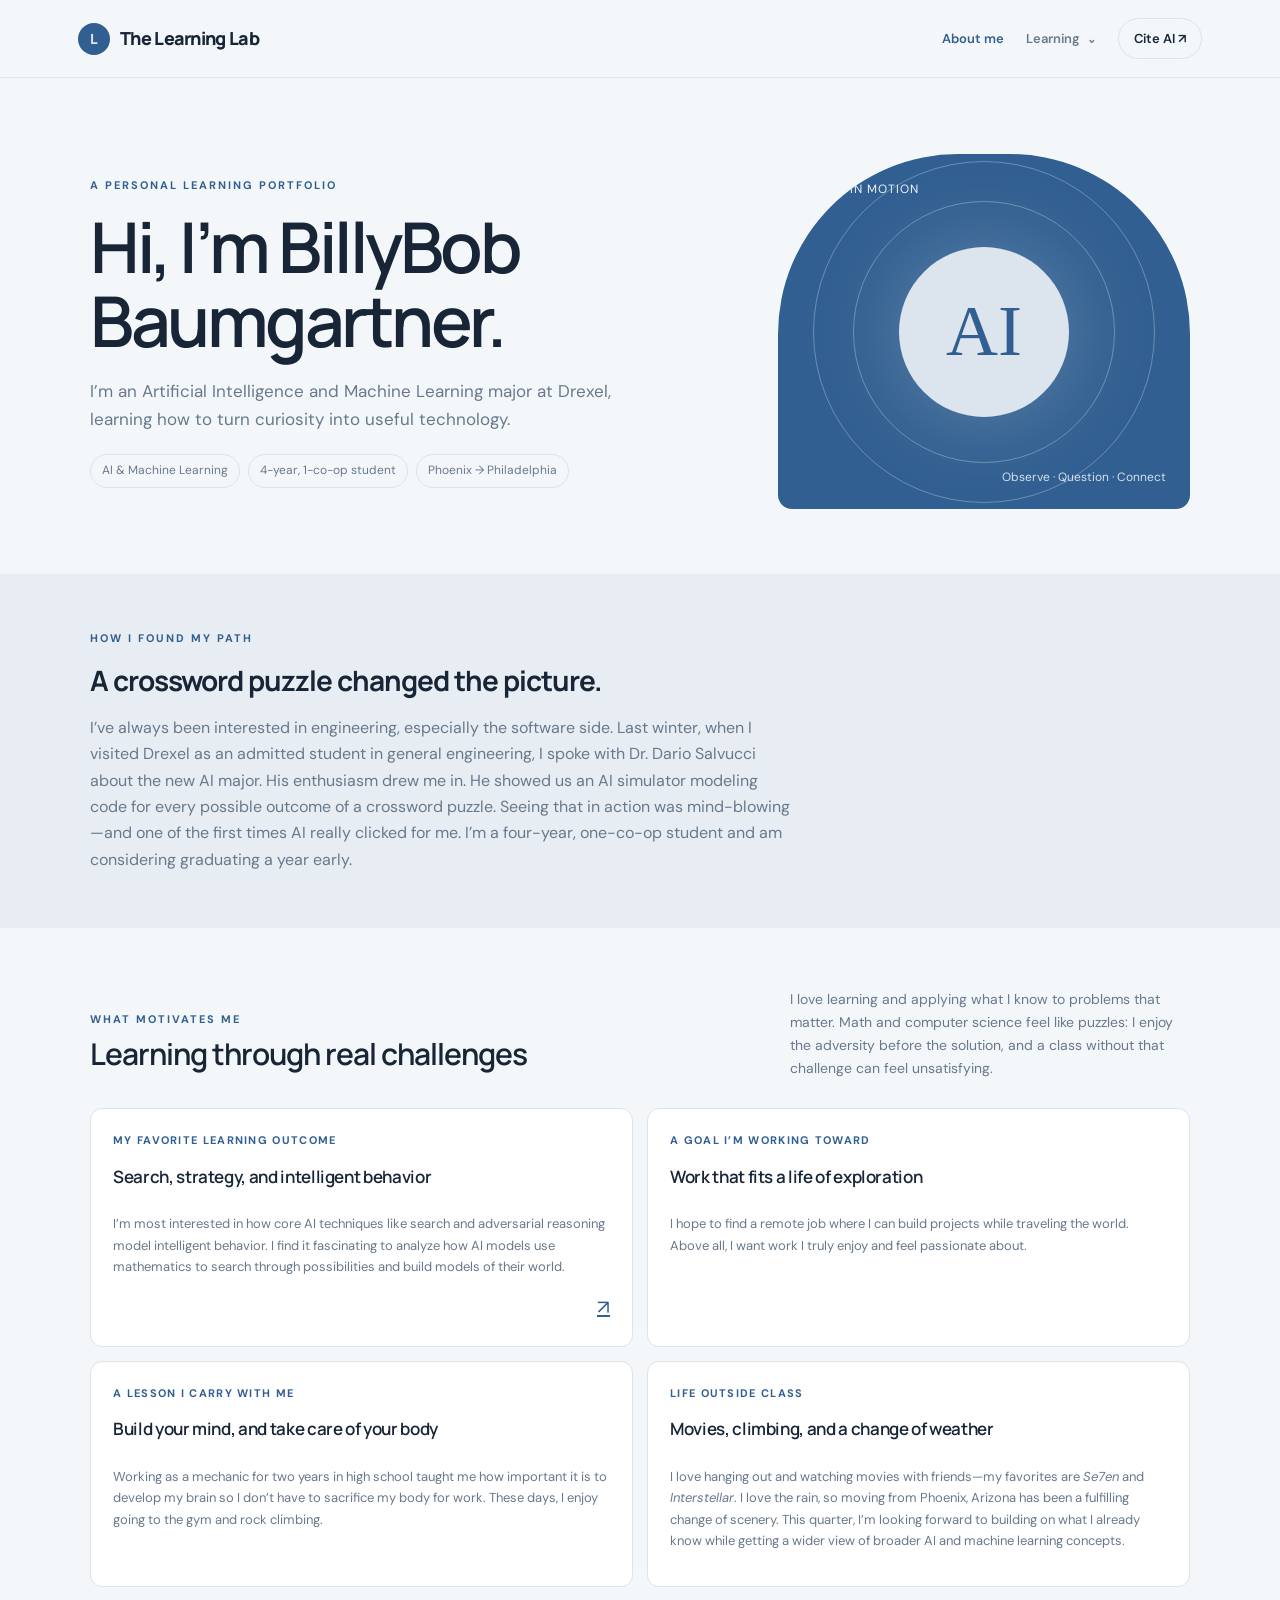
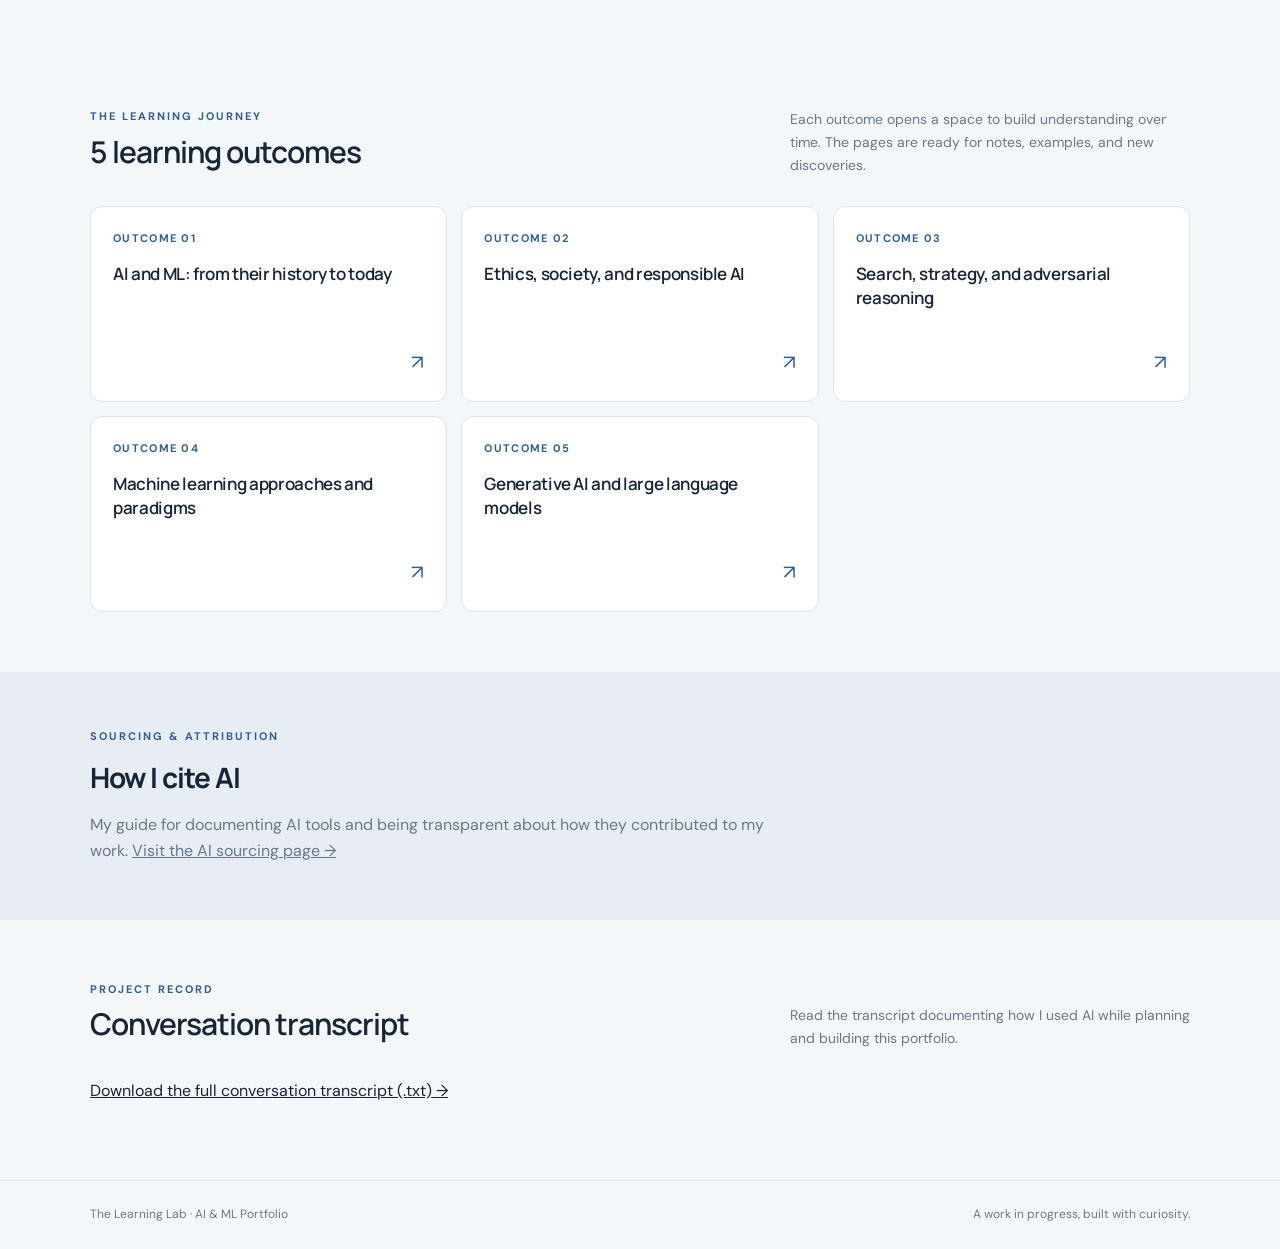
<file: index.html>
<!doctype html>
<html lang="en"><head><meta charset="utf-8"><meta name="viewport" content="width=device-width,initial-scale=1"><meta name="description" content="BillyBob Baumgartner's learning portfolio about artificial intelligence and machine learning."><title>About Me · The Learning Lab</title><link rel="stylesheet" href="styles.css"></head>
<body><header><nav class="nav"><a class="brand" href="index.html"><span class="brand-mark">L</span> The Learning Lab</a><div class="links"><a aria-current="page" href="index.html">About me</a><details class="nav-dropdown"><summary>Learning <span aria-hidden="true">⌄</span></summary><div class="dropdown-menu"><a href="outcome-1.html">01 · AI &amp; ML history</a><a href="outcome-2.html">02 · Ethics &amp; society</a><a href="outcome-3.html">03 · Search &amp; adversarial reasoning</a><a href="outcome-4.html">04 · Machine learning approaches</a><a href="outcome-5.html">05 · Generative AI &amp; language models</a></div></details><a href="cite-ai.html" class="cite-link">Cite AI ↗</a></div></nav></header>
<main>
<section class="wrap hero"><div><div class="eyebrow">A personal learning portfolio</div><h1>Hi, I’m BillyBob<br>Baumgartner.</h1><p>I’m an Artificial Intelligence and Machine Learning major at Drexel, learning how to turn curiosity into useful technology.</p><div class="tag-row"><span class="tag">AI &amp; Machine Learning</span><span class="tag">4-year, 1-co-op student</span><span class="tag">Phoenix → Philadelphia</span></div></div><div class="hero-visual"><span class="orbit-note">IDEAS IN MOTION</span><div class="orb">AI</div><span class="visual-caption">Observe · Question · Connect</span></div></section>
<section class="about-band"><div class="wrap"><div class="eyebrow">How I found my path</div><h2 class="section-head h2" style="font-family:var(--display);font-size:28px;letter-spacing:-1px;margin:9px 0 12px">A crossword puzzle changed the picture.</h2><p>I’ve always been interested in engineering, especially the software side. Last winter, when I visited Drexel as an admitted student in general engineering, I spoke with Dr. Dario Salvucci about the new AI major. His enthusiasm drew me in. He showed us an AI simulator modeling code for every possible outcome of a crossword puzzle. Seeing that in action was mind-blowing—and one of the first times AI really clicked for me. I’m a four-year, one-co-op student and am considering graduating a year early.</p></div></section>
<section class="section wrap"><div class="section-head"><div><div class="eyebrow">What motivates me</div><h2>Learning through real challenges</h2></div><p>I love learning and applying what I know to problems that matter. Math and computer science feel like puzzles: I enjoy the adversity before the solution, and a class without that challenge can feel unsatisfying.</p></div><div class="card-grid" style="grid-template-columns:repeat(2,1fr)"><div class="card"><span class="card-num">MY FAVORITE LEARNING OUTCOME</span><h3>Search, strategy, and intelligent behavior</h3><p class="small">I’m most interested in how core AI techniques like search and adversarial reasoning model intelligent behavior. I find it fascinating to analyze how AI models use mathematics to search through possibilities and build models of their world.</p><a class="card-arrow" href="outcome-3.html" aria-label="Explore learning outcome 3">↗</a></div><div class="card"><span class="card-num">A GOAL I’M WORKING TOWARD</span><h3>Work that fits a life of exploration</h3><p class="small">I hope to find a remote job where I can build projects while traveling the world. Above all, I want work I truly enjoy and feel passionate about.</p></div><div class="card"><span class="card-num">A LESSON I CARRY WITH ME</span><h3>Build your mind, and take care of your body</h3><p class="small">Working as a mechanic for two years in high school taught me how important it is to develop my brain so I don’t have to sacrifice my body for work. These days, I enjoy going to the gym and rock climbing.</p></div><div class="card"><span class="card-num">LIFE OUTSIDE CLASS</span><h3>Movies, climbing, and a change of weather</h3><p class="small">I love hanging out and watching movies with friends—my favorites are <em>Se7en</em> and <em>Interstellar</em>. I love the rain, so moving from Phoenix, Arizona has been a fulfilling change of scenery. This quarter, I’m looking forward to building on what I already know while getting a wider view of broader AI and machine learning concepts.</p></div></div></section>
<section class="section wrap"><div class="section-head"><div><div class="eyebrow">The learning journey</div><h2>5 learning outcomes</h2></div><p>Each outcome opens a space to build understanding over time. The pages are ready for notes, examples, and new discoveries.</p></div><div class="card-grid"><a class="card" href="outcome-1.html"><span class="card-num">OUTCOME 01</span><h3>AI and ML: from their history to today</h3><span class="card-arrow">↗</span></a><a class="card" href="outcome-2.html"><span class="card-num">OUTCOME 02</span><h3>Ethics, society, and responsible AI</h3><span class="card-arrow">↗</span></a><a class="card" href="outcome-3.html"><span class="card-num">OUTCOME 03</span><h3>Search, strategy, and adversarial reasoning</h3><span class="card-arrow">↗</span></a><a class="card" href="outcome-4.html"><span class="card-num">OUTCOME 04</span><h3>Machine learning approaches and paradigms</h3><span class="card-arrow">↗</span></a><a class="card" href="outcome-5.html"><span class="card-num">OUTCOME 05</span><h3>Generative AI and large language models</h3><span class="card-arrow">↗</span></a></div></section>
<section class="about-band"><div class="wrap"><div class="eyebrow">Sourcing &amp; attribution</div><h2 class="section-head h2" style="font-family:var(--display);font-size:28px;letter-spacing:-1px;margin:9px 0 12px">How I cite AI</h2><p>My guide for documenting AI tools and being transparent about how they contributed to my work. <a href="cite-ai.html">Visit the AI sourcing page →</a></p></div></section>
<section class="section wrap"><div class="section-head"><div><div class="eyebrow">Project record</div><h2>Conversation transcript</h2></div><p>Read the transcript documenting how I used AI while planning and building this portfolio.</p></div><p><a href="conversation-transcript.txt" download>Download the full conversation transcript (.txt) →</a></p></section>
</main><footer><div class="wrap footer-inner"><span>The Learning Lab · AI &amp; ML Portfolio</span><span>A work in progress, built with curiosity.</span></div></footer></body></html>
</file>
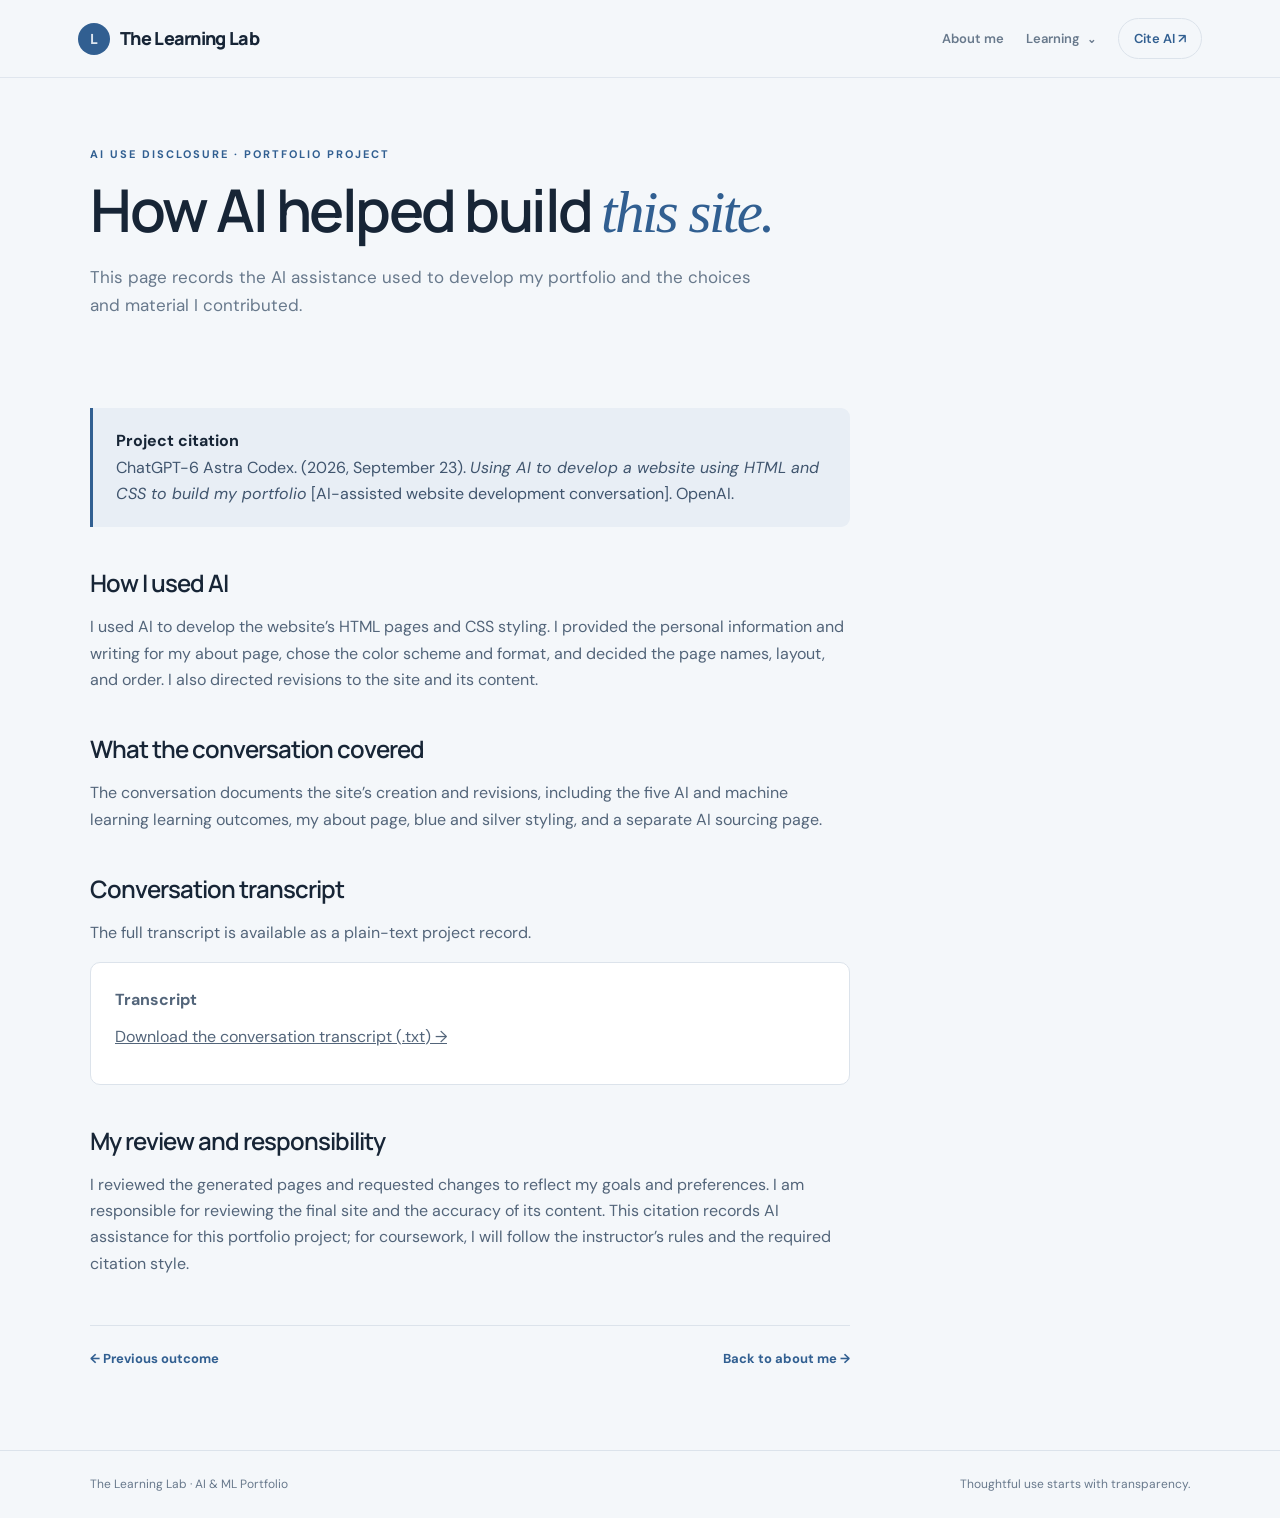
<file: cite-ai.html>
<!doctype html>
<html lang="en">
<head><meta charset="utf-8"><meta name="viewport" content="width=device-width,initial-scale=1"><meta name="description" content="AI use disclosure and project citation for BillyBob Baumgartner's portfolio website."><title>AI Sources &amp; Attribution · The Learning Lab</title><link rel="stylesheet" href="styles.css"></head>
<body>
<header><nav class="nav"><a class="brand" href="index.html"><span class="brand-mark">L</span> The Learning Lab</a><div class="links"><a href="index.html">About me</a><details class="nav-dropdown"><summary>Learning <span aria-hidden="true">⌄</span></summary><div class="dropdown-menu"><a href="outcome-1.html">01 · AI &amp; ML history</a><a href="outcome-2.html">02 · Ethics &amp; society</a><a href="outcome-3.html">03 · Search &amp; adversarial reasoning</a><a href="outcome-4.html">04 · Machine learning approaches</a><a href="outcome-5.html">05 · Generative AI &amp; language models</a></div></details><a aria-current="page" href="cite-ai.html" class="cite-link">Cite AI ↗</a></div></nav></header>
<main class="wrap">
<section class="page-head"><div class="eyebrow">AI use disclosure · Portfolio project</div><h1>How AI helped build <em>this site.</em></h1><p>This page records the AI assistance used to develop my portfolio and the choices and material I contributed.</p></section>
<article class="content">
<div class="callout"><strong>Project citation</strong><br>ChatGPT-6 Astra Codex. (2026, September 23). <em>Using AI to develop a website using HTML and CSS to build my portfolio</em> [AI-assisted website development conversation]. OpenAI.</div>
<h2>How I used AI</h2>
<p>I used AI to develop the website’s HTML pages and CSS styling. I provided the personal information and writing for my about page, chose the color scheme and format, and decided the page names, layout, and order. I also directed revisions to the site and its content.</p>
<h2>What the conversation covered</h2>
<p>The conversation documents the site’s creation and revisions, including the five AI and machine learning learning outcomes, my about page, blue and silver styling, and a separate AI sourcing page.</p>
<h2>Conversation transcript</h2>
<p>The full transcript is available as a plain-text project record.</p>
<div class="citation"><p><strong>Transcript</strong></p><p><a href="conversation-transcript.txt" download>Download the conversation transcript (.txt) →</a></p></div>
<h2>My review and responsibility</h2>
<p>I reviewed the generated pages and requested changes to reflect my goals and preferences. I am responsible for reviewing the final site and the accuracy of its content. This citation records AI assistance for this portfolio project; for coursework, I will follow the instructor’s rules and the required citation style.</p>
<div class="page-nav"><a href="outcome-5.html">← Previous outcome</a><a href="index.html">Back to about me →</a></div>
</article></main>
<footer><div class="wrap footer-inner"><span>The Learning Lab · AI &amp; ML Portfolio</span><span>Thoughtful use starts with transparency.</span></div></footer>
</body></html>
</file>
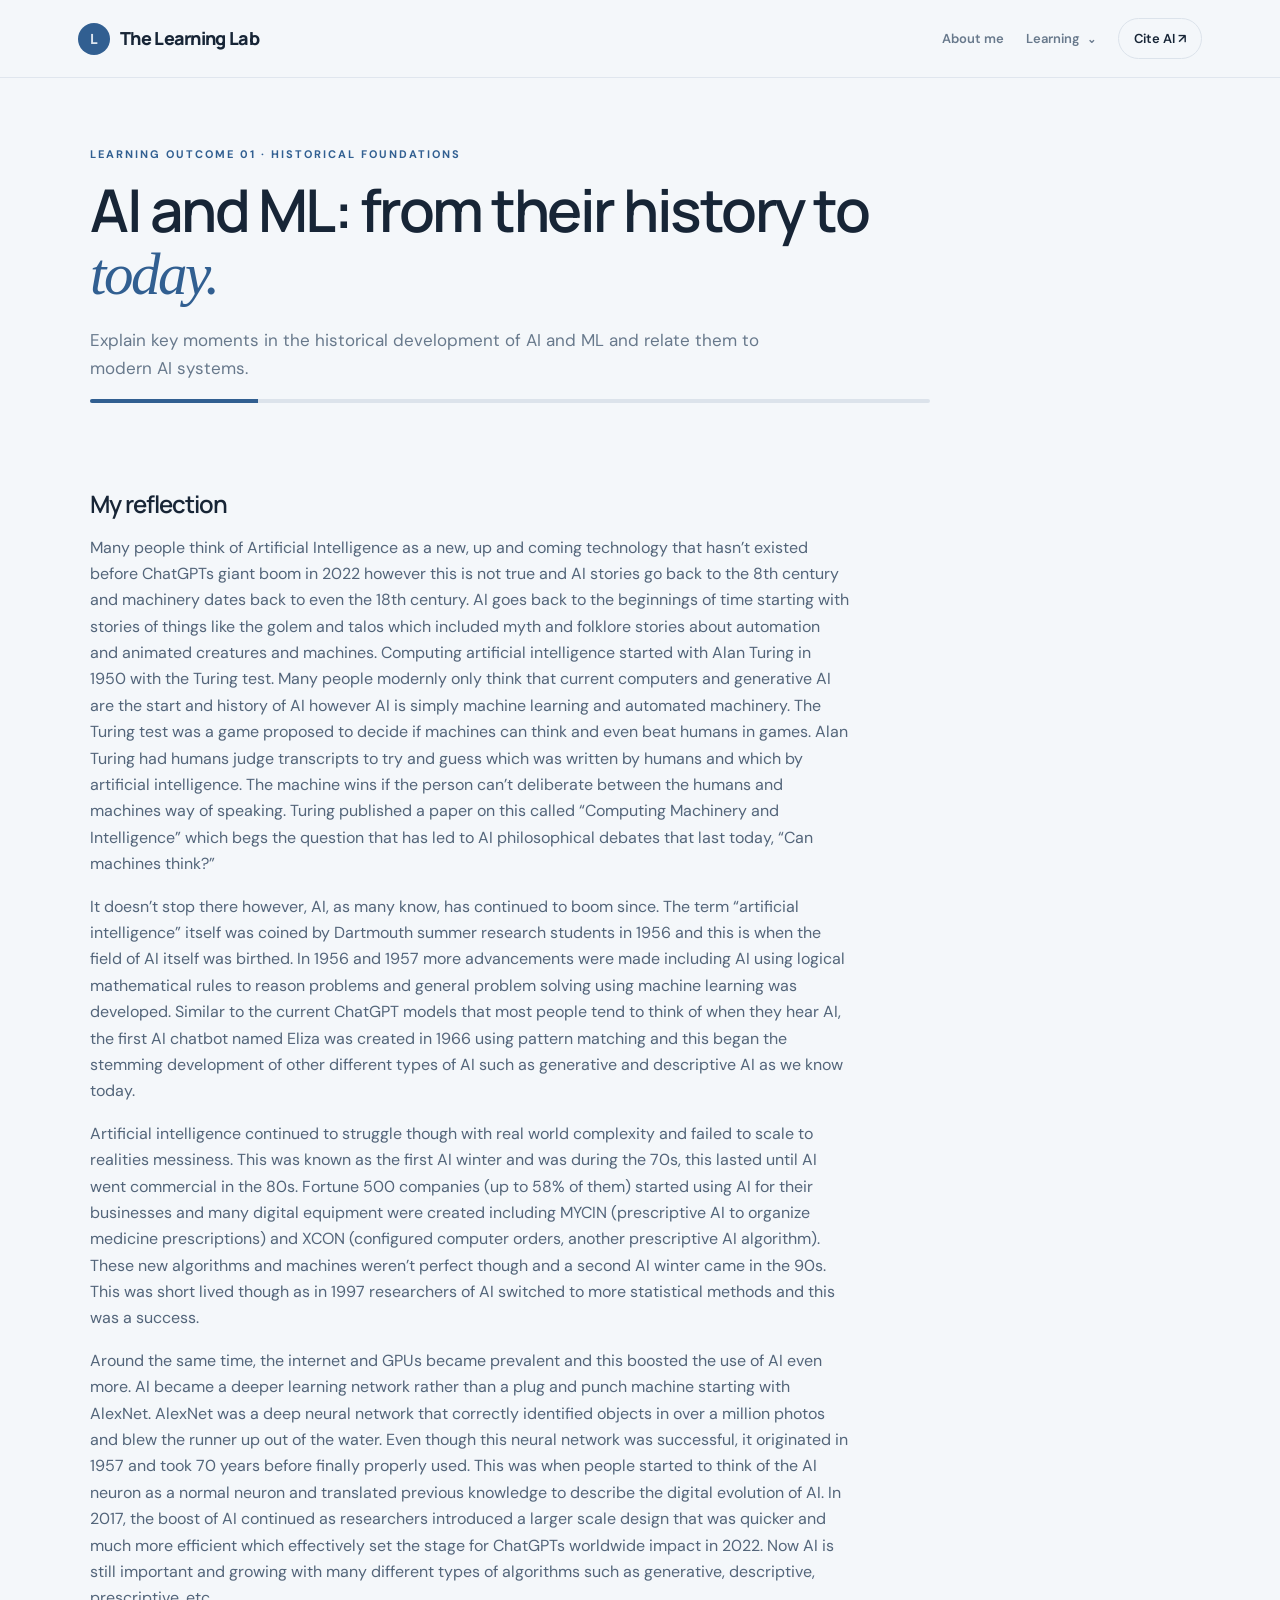
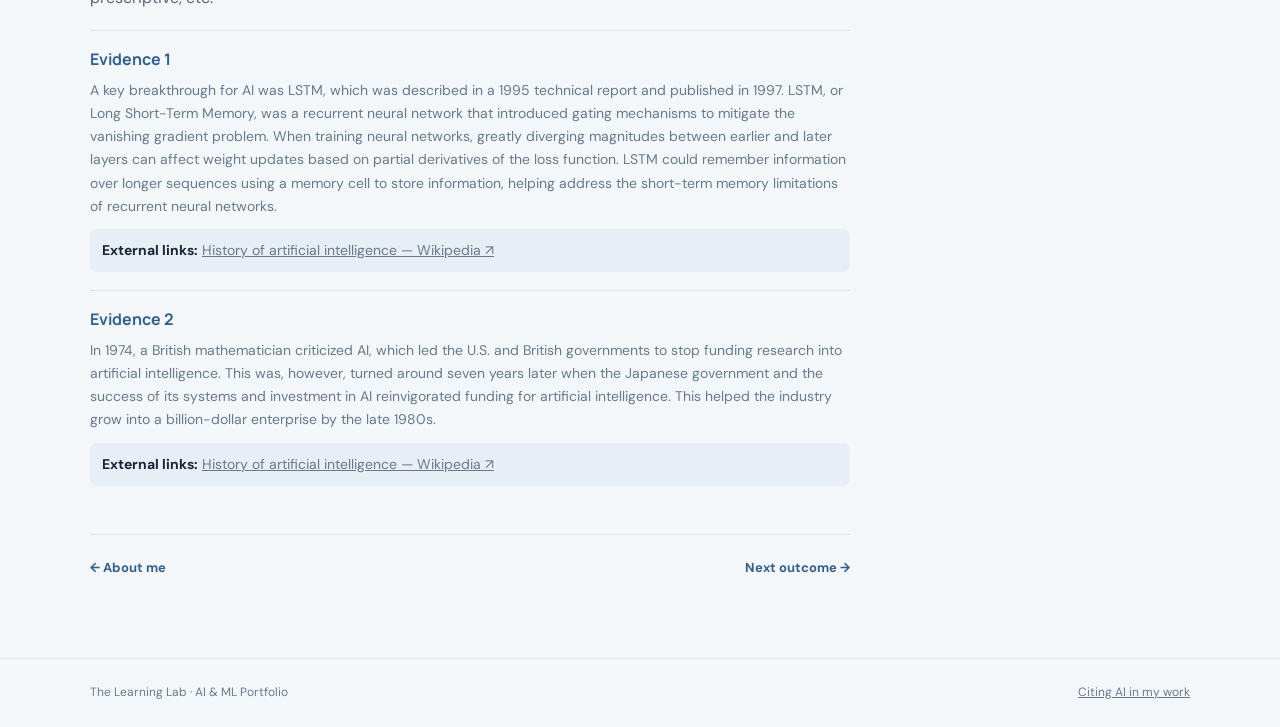
<file: outcome-1.html>
<!doctype html>
<html lang="en">
<head><meta charset="utf-8"><meta name="viewport" content="width=device-width,initial-scale=1"><title>Outcome 01 · The Learning Lab</title><link rel="stylesheet" href="styles.css"></head>
<body>
<header><nav class="nav"><a class="brand" href="index.html"><span class="brand-mark">L</span> The Learning Lab</a><div class="links"><a href="index.html">About me</a><details class="nav-dropdown"><summary>Learning <span aria-hidden="true">⌄</span></summary><div class="dropdown-menu"><a aria-current="page" href="outcome-1.html">01 · AI &amp; ML history</a><a href="outcome-2.html">02 · Ethics &amp; society</a><a href="outcome-3.html">03 · Search &amp; adversarial reasoning</a><a href="outcome-4.html">04 · Machine learning approaches</a><a href="outcome-5.html">05 · Generative AI &amp; language models</a></div></details><a href="cite-ai.html" class="cite-link">Cite AI ↗</a></div></nav></header>
<main class="wrap">
<section class="page-head"><div class="eyebrow">Learning outcome 01 · Historical foundations</div><h1>AI and ML: from their history to <em>today.</em></h1><p>Explain key moments in the historical development of AI and ML and relate them to modern AI systems.</p><div class="progress"><span style="width:20%"></span></div></section>
<article class="content">
<h2>My reflection</h2>
<p>Many people think of Artificial Intelligence as a new, up and coming technology that hasn’t existed before ChatGPTs giant boom in 2022 however this is not true and AI stories go back to the 8th century and machinery dates back to even the 18th century. AI goes back to the beginnings of time starting with stories of things like the golem and talos which included myth and folklore stories about automation and animated creatures and machines. Computing artificial intelligence started with Alan Turing in 1950 with the Turing test. Many people modernly only think that current computers and generative AI are the start and history of AI however AI is simply machine learning and automated machinery. The Turing test was a game proposed to decide if machines can think and even beat humans in games. Alan Turing had humans judge transcripts to try and guess which was written by humans and which by artificial intelligence. The machine wins if the person can’t deliberate between the humans and machines way of speaking. Turing published a paper on this called “Computing Machinery and Intelligence” which begs the question that has led to AI philosophical debates that last today, “Can machines think?”</p>
<p>It doesn’t stop there however, AI, as many know, has continued to boom since. The term “artificial intelligence” itself was coined by Dartmouth summer research students in 1956 and this is when the field of AI itself was birthed. In 1956 and 1957 more advancements were made including AI using logical mathematical rules to reason problems and general problem solving using machine learning was developed. Similar to the current ChatGPT models that most people tend to think of when they hear AI, the first AI chatbot named Eliza was created in 1966 using pattern matching and this began the stemming development of other different types of AI such as generative and descriptive AI as we know today.</p>
<p>Artificial intelligence continued to struggle though with real world complexity and failed to scale to realities messiness. This was known as the first AI winter and was during the 70s, this lasted until AI went commercial in the 80s. Fortune 500 companies (up to 58% of them) started using AI for their businesses and many digital equipment were created including MYCIN (prescriptive AI to organize medicine prescriptions) and XCON (configured computer orders, another prescriptive AI algorithm). These new algorithms and machines weren’t perfect though and a second AI winter came in the 90s. This was short lived though as in 1997 researchers of AI switched to more statistical methods and this was a success.</p>
<p>Around the same time, the internet and GPUs became prevalent and this boosted the use of AI even more. AI became a deeper learning network rather than a plug and punch machine starting with AlexNet. AlexNet was a deep neural network that correctly identified objects in over a million photos and blew the runner up out of the water. Even though this neural network was successful, it originated in 1957 and took 70 years before finally properly used. This was when people started to think of the AI neuron as a normal neuron and translated previous knowledge to describe the digital evolution of AI. In 2017, the boost of AI continued as researchers introduced a larger scale design that was quicker and much more efficient which effectively set the stage for ChatGPTs worldwide impact in 2022. Now AI is still important and growing with many different types of algorithms such as generative, descriptive, prescriptive, etc.</p>
<div class="evidence-item"><h3>Evidence 1</h3><p>A key breakthrough for AI was LSTM, which was described in a 1995 technical report and published in 1997. LSTM, or Long Short-Term Memory, was a recurrent neural network that introduced gating mechanisms to mitigate the vanishing gradient problem. When training neural networks, greatly diverging magnitudes between earlier and later layers can affect weight updates based on partial derivatives of the loss function. LSTM could remember information over longer sequences using a memory cell to store information, helping address the short-term memory limitations of recurrent neural networks.</p><p class="evidence-links"><strong>External links:</strong> <a href="https://en.wikipedia.org/wiki/History_of_artificial_intelligence" target="_blank" rel="noopener noreferrer">History of artificial intelligence — Wikipedia ↗</a></p></div>
<div class="evidence-item"><h3>Evidence 2</h3><p>In 1974, a British mathematician criticized AI, which led the U.S. and British governments to stop funding research into artificial intelligence. This was, however, turned around seven years later when the Japanese government and the success of its systems and investment in AI reinvigorated funding for artificial intelligence. This helped the industry grow into a billion-dollar enterprise by the late 1980s.</p><p class="evidence-links"><strong>External links:</strong> <a href="https://en.wikipedia.org/wiki/History_of_artificial_intelligence" target="_blank" rel="noopener noreferrer">History of artificial intelligence — Wikipedia ↗</a></p></div><div class="page-nav"><a href="index.html">← About me</a><a href="outcome-2.html">Next outcome →</a></div>
</article></main>
<footer><div class="wrap footer-inner"><span>The Learning Lab · AI &amp; ML Portfolio</span><a href="cite-ai.html">Citing AI in my work</a></div></footer>
</body></html>
</file>
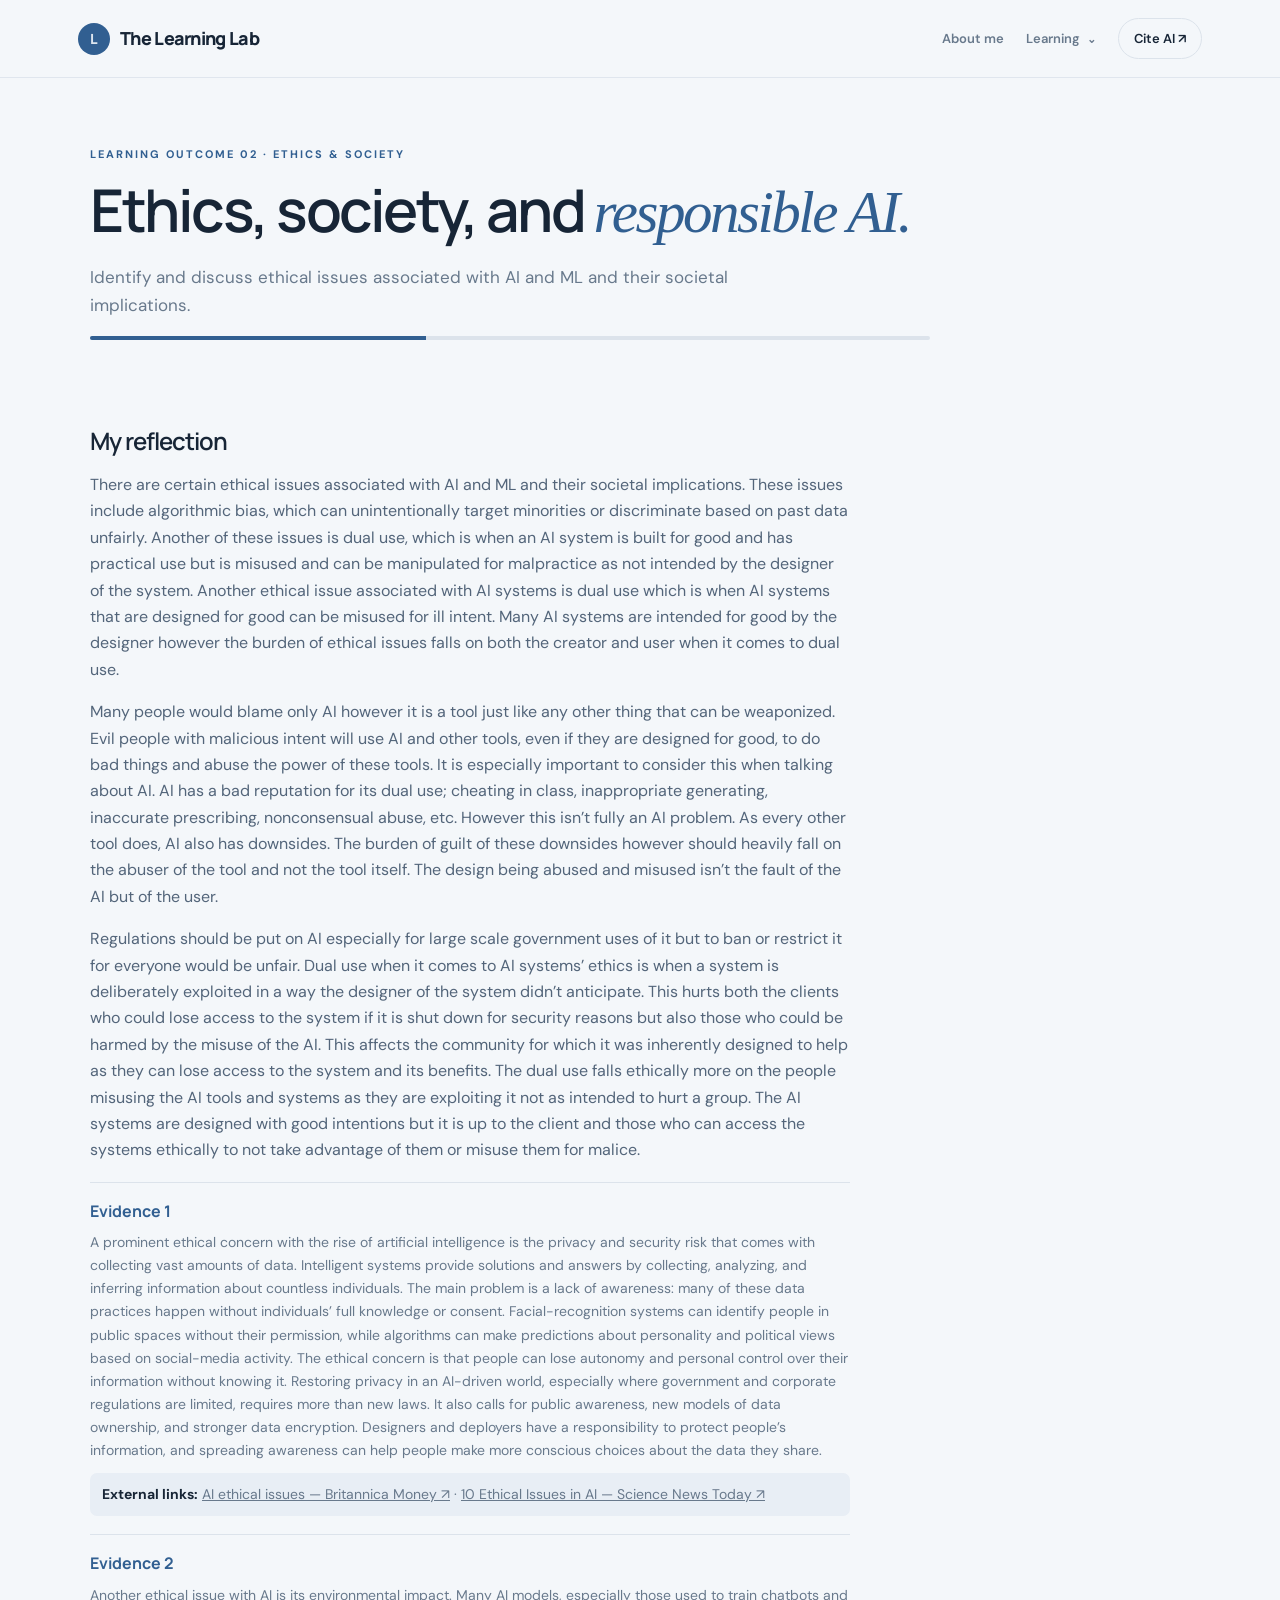
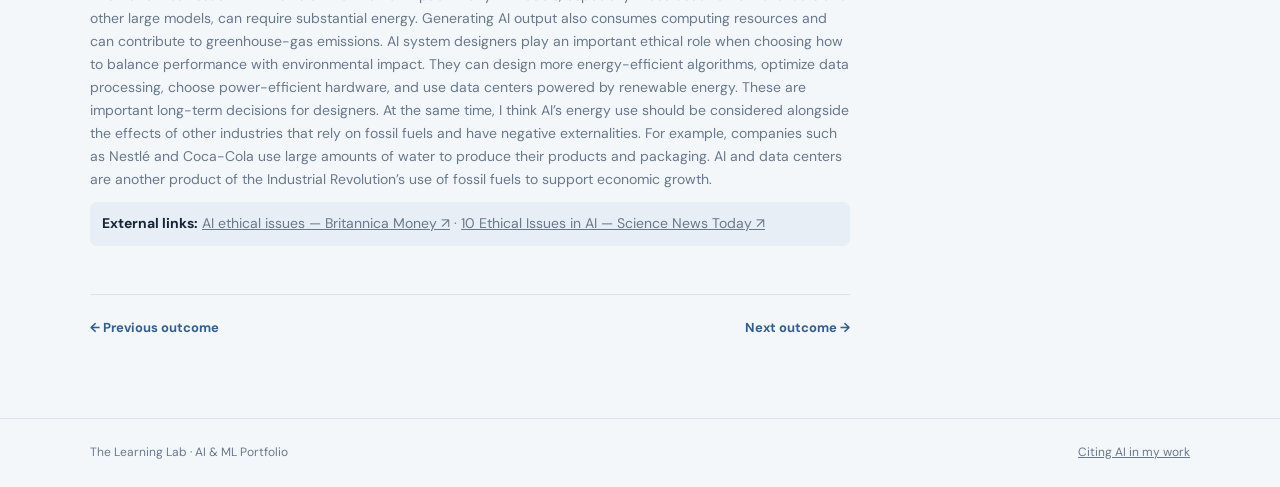
<file: outcome-2.html>
<!doctype html>
<html lang="en">
<head><meta charset="utf-8"><meta name="viewport" content="width=device-width,initial-scale=1"><title>Outcome 02 · The Learning Lab</title><link rel="stylesheet" href="styles.css"></head>
<body>
<header><nav class="nav"><a class="brand" href="index.html"><span class="brand-mark">L</span> The Learning Lab</a><div class="links"><a href="index.html">About me</a><details class="nav-dropdown"><summary>Learning <span aria-hidden="true">⌄</span></summary><div class="dropdown-menu"><a href="outcome-1.html">01 · AI &amp; ML history</a><a aria-current="page" href="outcome-2.html">02 · Ethics &amp; society</a><a href="outcome-3.html">03 · Search &amp; adversarial reasoning</a><a href="outcome-4.html">04 · Machine learning approaches</a><a href="outcome-5.html">05 · Generative AI &amp; language models</a></div></details><a href="cite-ai.html" class="cite-link">Cite AI ↗</a></div></nav></header>
<main class="wrap">
<section class="page-head"><div class="eyebrow">Learning outcome 02 · Ethics &amp; society</div><h1>Ethics, society, and <em>responsible AI.</em></h1><p>Identify and discuss ethical issues associated with AI and ML and their societal implications.</p><div class="progress"><span style="width:40%"></span></div></section>
<article class="content">
<h2>My reflection</h2>
<p>There are certain ethical issues associated with AI and ML and their societal implications. These issues include algorithmic bias, which can unintentionally target minorities or discriminate based on past data unfairly. Another of these issues is dual use, which is when an AI system is built for good and has practical use but is misused and can be manipulated for malpractice as not intended by the designer of the system. Another ethical issue associated with AI systems is dual use which is when AI systems that are designed for good can be misused for ill intent. Many AI systems are intended for good by the designer however the burden of ethical issues falls on both the creator and user when it comes to dual use.</p>
<p>Many people would blame only AI however it is a tool just like any other thing that can be weaponized. Evil people with malicious intent will use AI and other tools, even if they are designed for good, to do bad things and abuse the power of these tools. It is especially important to consider this when talking about AI. AI has a bad reputation for its dual use; cheating in class, inappropriate generating, inaccurate prescribing, nonconsensual abuse, etc. However this isn’t fully an AI problem. As every other tool does, AI also has downsides. The burden of guilt of these downsides however should heavily fall on the abuser of the tool and not the tool itself. The design being abused and misused isn’t the fault of the AI but of the user.</p>
<p>Regulations should be put on AI especially for large scale government uses of it but to ban or restrict it for everyone would be unfair. Dual use when it comes to AI systems’ ethics is when a system is deliberately exploited in a way the designer of the system didn’t anticipate. This hurts both the clients who could lose access to the system if it is shut down for security reasons but also those who could be harmed by the misuse of the AI. This affects the community for which it was inherently designed to help as they can lose access to the system and its benefits. The dual use falls ethically more on the people misusing the AI tools and systems as they are exploiting it not as intended to hurt a group. The AI systems are designed with good intentions but it is up to the client and those who can access the systems ethically to not take advantage of them or misuse them for malice.</p>
<div class="evidence-item"><h3>Evidence 1</h3><p>A prominent ethical concern with the rise of artificial intelligence is the privacy and security risk that comes with collecting vast amounts of data. Intelligent systems provide solutions and answers by collecting, analyzing, and inferring information about countless individuals. The main problem is a lack of awareness: many of these data practices happen without individuals’ full knowledge or consent. Facial-recognition systems can identify people in public spaces without their permission, while algorithms can make predictions about personality and political views based on social-media activity. The ethical concern is that people can lose autonomy and personal control over their information without knowing it. Restoring privacy in an AI-driven world, especially where government and corporate regulations are limited, requires more than new laws. It also calls for public awareness, new models of data ownership, and stronger data encryption. Designers and deployers have a responsibility to protect people’s information, and spreading awareness can help people make more conscious choices about the data they share.</p><p class="evidence-links"><strong>External links:</strong> <a href="https://www.britannica.com/money/ai-ethical-issues" target="_blank" rel="noopener noreferrer">AI ethical issues — Britannica Money ↗</a> · <a href="https://www.sciencenewstoday.org/10-ethical-issues-in-ai-everyone-should-know" target="_blank" rel="noopener noreferrer">10 Ethical Issues in AI — Science News Today ↗</a></p></div>
<div class="evidence-item"><h3>Evidence 2</h3><p>Another ethical issue with AI is its environmental impact. Many AI models, especially those used to train chatbots and other large models, can require substantial energy. Generating AI output also consumes computing resources and can contribute to greenhouse-gas emissions. AI system designers play an important ethical role when choosing how to balance performance with environmental impact. They can design more energy-efficient algorithms, optimize data processing, choose power-efficient hardware, and use data centers powered by renewable energy. These are important long-term decisions for designers. At the same time, I think AI’s energy use should be considered alongside the effects of other industries that rely on fossil fuels and have negative externalities. For example, companies such as Nestlé and Coca-Cola use large amounts of water to produce their products and packaging. AI and data centers are another product of the Industrial Revolution’s use of fossil fuels to support economic growth.</p><p class="evidence-links"><strong>External links:</strong> <a href="https://www.britannica.com/money/ai-ethical-issues" target="_blank" rel="noopener noreferrer">AI ethical issues — Britannica Money ↗</a> · <a href="https://www.sciencenewstoday.org/10-ethical-issues-in-ai-everyone-should-know" target="_blank" rel="noopener noreferrer">10 Ethical Issues in AI — Science News Today ↗</a></p></div><div class="page-nav"><a href="outcome-1.html">← Previous outcome</a><a href="outcome-3.html">Next outcome →</a></div>
</article></main>
<footer><div class="wrap footer-inner"><span>The Learning Lab · AI &amp; ML Portfolio</span><a href="cite-ai.html">Citing AI in my work</a></div></footer>
</body></html>
</file>
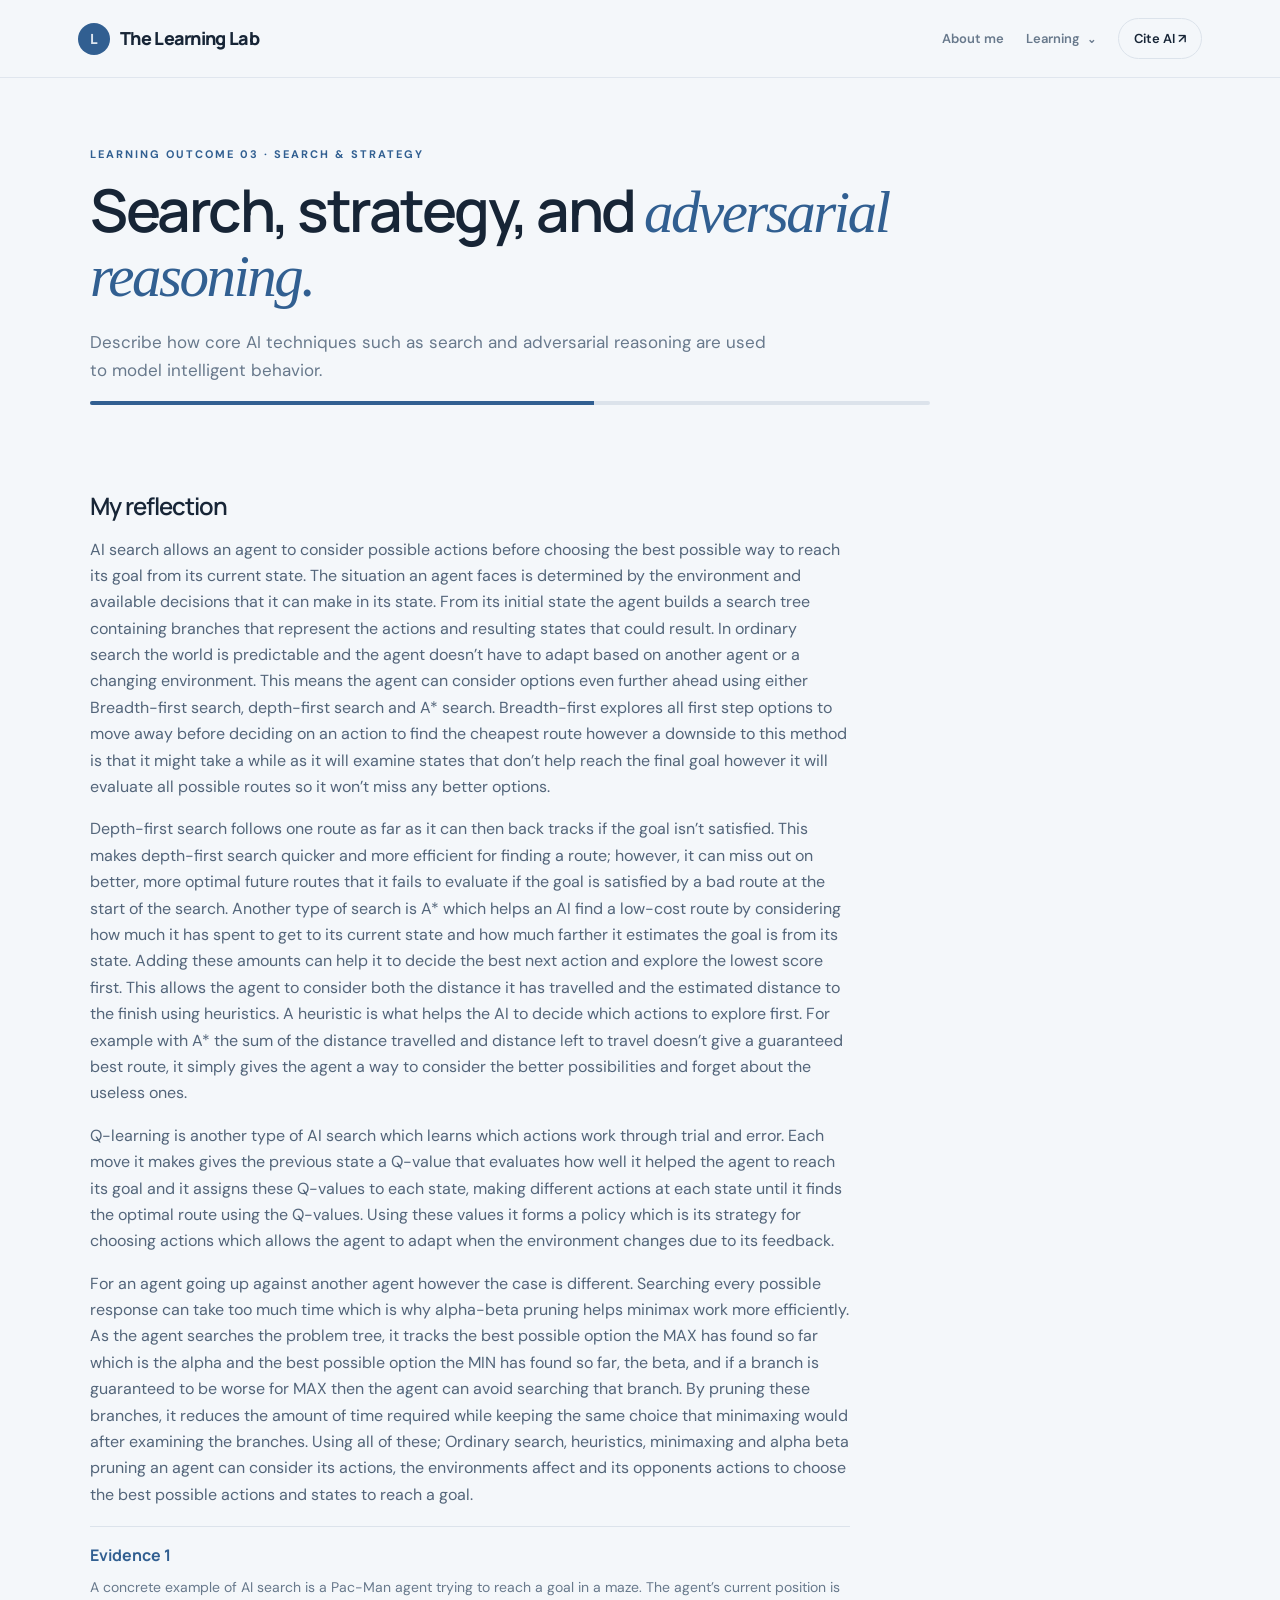
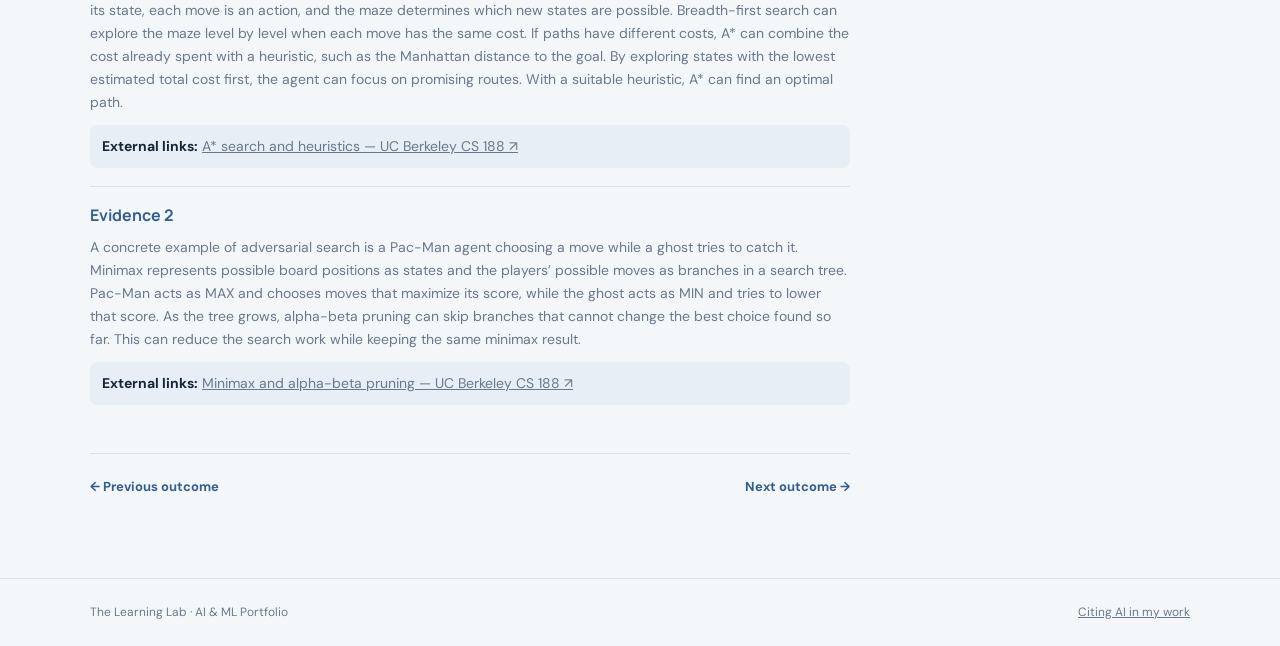
<file: outcome-3.html>
<!doctype html>
<html lang="en">
<head><meta charset="utf-8"><meta name="viewport" content="width=device-width,initial-scale=1"><title>Outcome 03 · The Learning Lab</title><link rel="stylesheet" href="styles.css"></head>
<body>
<header><nav class="nav"><a class="brand" href="index.html"><span class="brand-mark">L</span> The Learning Lab</a><div class="links"><a href="index.html">About me</a><details class="nav-dropdown"><summary>Learning <span aria-hidden="true">⌄</span></summary><div class="dropdown-menu"><a href="outcome-1.html">01 · AI &amp; ML history</a><a href="outcome-2.html">02 · Ethics &amp; society</a><a aria-current="page" href="outcome-3.html">03 · Search &amp; adversarial reasoning</a><a href="outcome-4.html">04 · Machine learning approaches</a><a href="outcome-5.html">05 · Generative AI &amp; language models</a></div></details><a href="cite-ai.html" class="cite-link">Cite AI ↗</a></div></nav></header>
<main class="wrap">
<section class="page-head"><div class="eyebrow">Learning outcome 03 · Search &amp; strategy</div><h1>Search, strategy, and <em>adversarial reasoning.</em></h1><p>Describe how core AI techniques such as search and adversarial reasoning are used to model intelligent behavior.</p><div class="progress"><span style="width:60%"></span></div></section>
<article class="content">
<h2>My reflection</h2>
<p>AI search allows an agent to consider possible actions before choosing the best possible way to reach its goal from its current state. The situation an agent faces is determined by the environment and available decisions that it can make in its state. From its initial state the agent builds a search tree containing branches that represent the actions and resulting states that could result. In ordinary search the world is predictable and the agent doesn’t have to adapt based on another agent or a changing environment. This means the agent can consider options even further ahead using either Breadth-first search, depth-first search and A* search. Breadth-first explores all first step options to move away before deciding on an action to find the cheapest route however a downside to this method is that it might take a while as it will examine states that don’t help reach the final goal however it will evaluate all possible routes so it won’t miss any better options.</p>
<p>Depth-first search follows one route as far as it can then back tracks if the goal isn’t satisfied. This makes depth-first search quicker and more efficient for finding a route; however, it can miss out on better, more optimal future routes that it fails to evaluate if the goal is satisfied by a bad route at the start of the search. Another type of search is A* which helps an AI find a low-cost route by considering how much it has spent to get to its current state and how much farther it estimates the goal is from its state. Adding these amounts can help it to decide the best next action and explore the lowest score first. This allows the agent to consider both the distance it has travelled and the estimated distance to the finish using heuristics. A heuristic is what helps the AI to decide which actions to explore first. For example with A* the sum of the distance travelled and distance left to travel doesn’t give a guaranteed best route, it simply gives the agent a way to consider the better possibilities and forget about the useless ones.</p>
<p>Q-learning is another type of AI search which learns which actions work through trial and error. Each move it makes gives the previous state a Q-value that evaluates how well it helped the agent to reach its goal and it assigns these Q-values to each state, making different actions at each state until it finds the optimal route using the Q-values. Using these values it forms a policy which is its strategy for choosing actions which allows the agent to adapt when the environment changes due to its feedback.</p>
<p>For an agent going up against another agent however the case is different. Searching every possible response can take too much time which is why alpha-beta pruning helps minimax work more efficiently. As the agent searches the problem tree, it tracks the best possible option the MAX has found so far which is the alpha and the best possible option the MIN has found so far, the beta, and if a branch is guaranteed to be worse for MAX then the agent can avoid searching that branch. By pruning these branches, it reduces the amount of time required while keeping the same choice that minimaxing would after examining the branches. Using all of these; Ordinary search, heuristics, minimaxing and alpha beta pruning an agent can consider its actions, the environments affect and its opponents actions to choose the best possible actions and states to reach a goal.</p>
<div class="evidence-item"><h3>Evidence 1</h3><p>A concrete example of AI search is a Pac-Man agent trying to reach a goal in a maze. The agent’s current position is its state, each move is an action, and the maze determines which new states are possible. Breadth-first search can explore the maze level by level when each move has the same cost. If paths have different costs, A* can combine the cost already spent with a heuristic, such as the Manhattan distance to the goal. By exploring states with the lowest estimated total cost first, the agent can focus on promising routes. With a suitable heuristic, A* can find an optimal path.</p><p class="evidence-links"><strong>External links:</strong> <a href="https://inst.eecs.berkeley.edu/~cs188/textbook/search/informed.html" target="_blank" rel="noopener noreferrer">A* search and heuristics — UC Berkeley CS 188 ↗</a></p></div>
<div class="evidence-item"><h3>Evidence 2</h3><p>A concrete example of adversarial search is a Pac-Man agent choosing a move while a ghost tries to catch it. Minimax represents possible board positions as states and the players’ possible moves as branches in a search tree. Pac-Man acts as MAX and chooses moves that maximize its score, while the ghost acts as MIN and tries to lower that score. As the tree grows, alpha-beta pruning can skip branches that cannot change the best choice found so far. This can reduce the search work while keeping the same minimax result.</p><p class="evidence-links"><strong>External links:</strong> <a href="https://inst.eecs.berkeley.edu/~cs188/textbook/games/minimax.html" target="_blank" rel="noopener noreferrer">Minimax and alpha-beta pruning — UC Berkeley CS 188 ↗</a></p></div><div class="page-nav"><a href="outcome-2.html">← Previous outcome</a><a href="outcome-4.html">Next outcome →</a></div>
</article></main>
<footer><div class="wrap footer-inner"><span>The Learning Lab · AI &amp; ML Portfolio</span><a href="cite-ai.html">Citing AI in my work</a></div></footer>
</body></html>
</file>
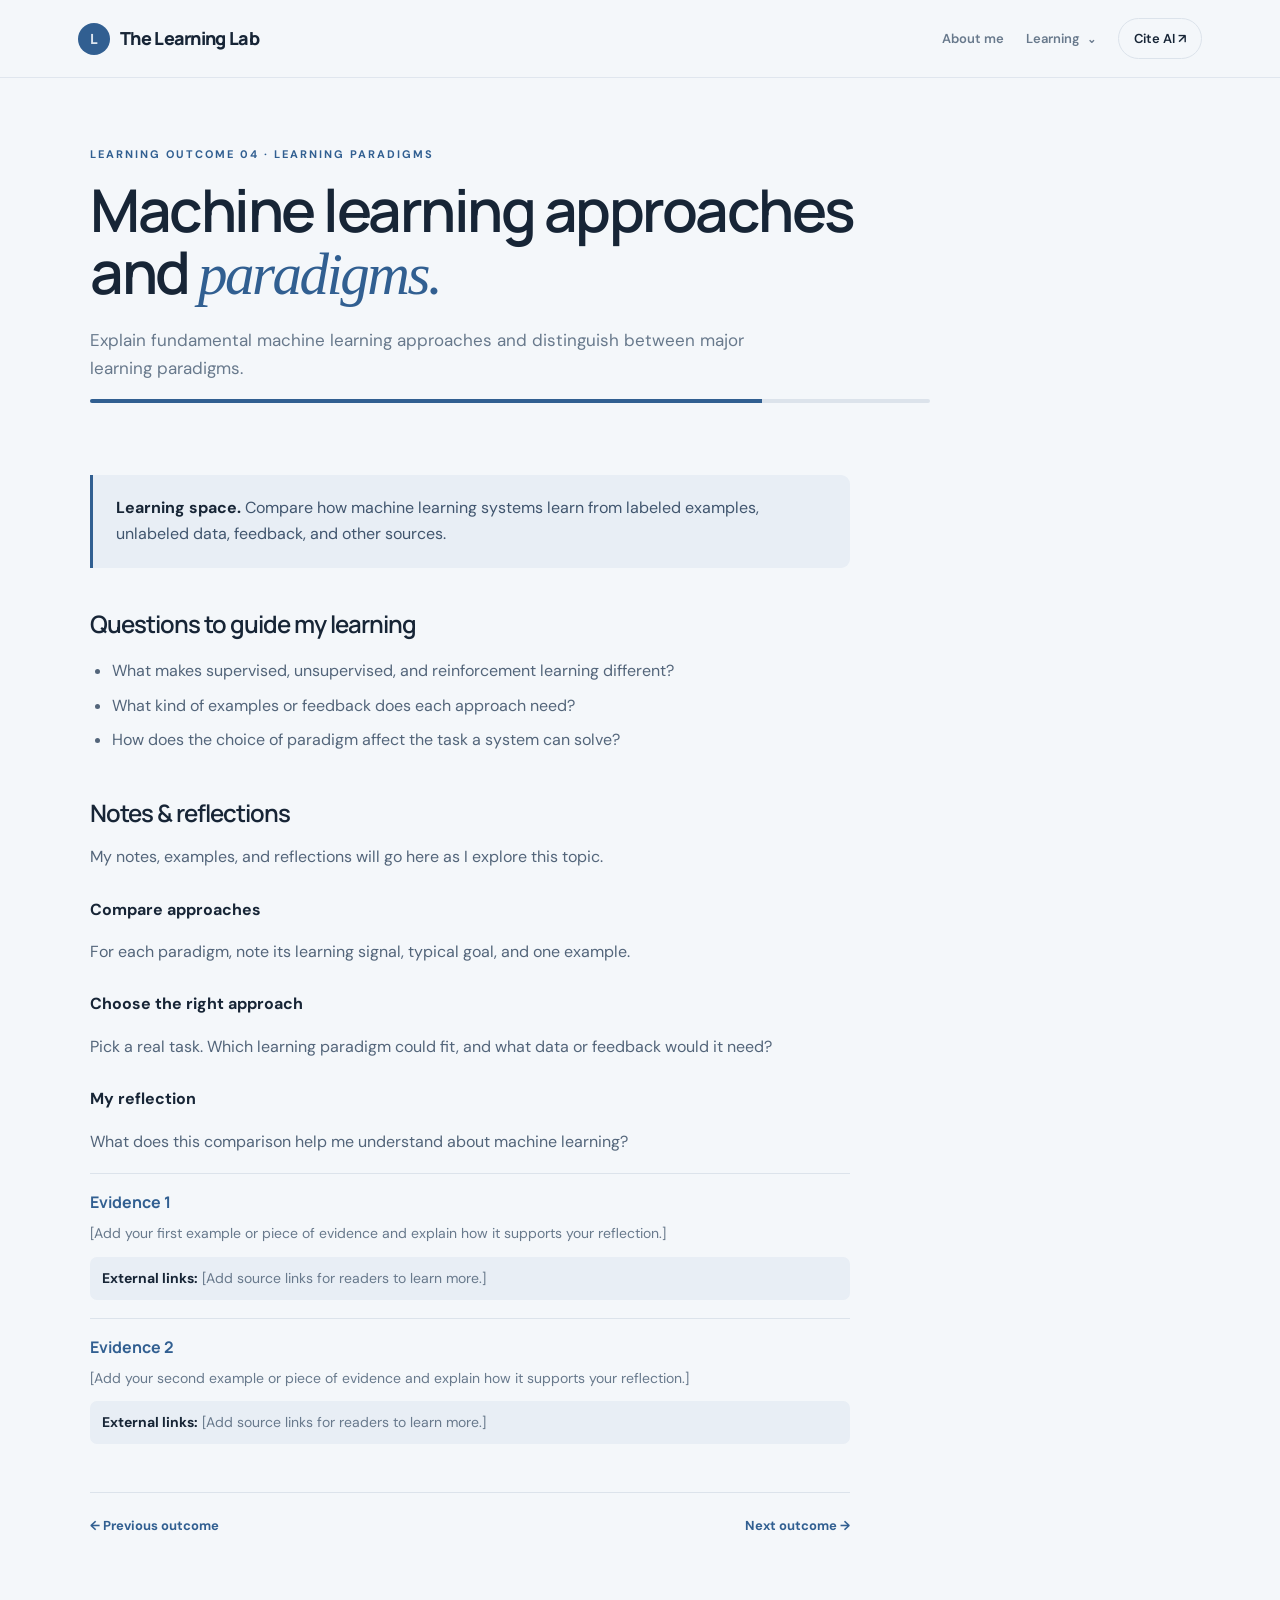
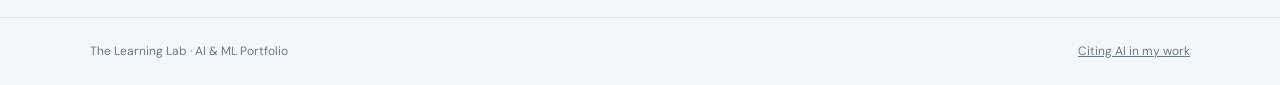
<file: outcome-4.html>
<!doctype html><html lang="en"><head><meta charset="utf-8"><meta name="viewport" content="width=device-width,initial-scale=1"><title>Outcome 04 · The Learning Lab</title><link rel="stylesheet" href="styles.css"></head><body><header><nav class="nav"><a class="brand" href="index.html"><span class="brand-mark">L</span> The Learning Lab</a><div class="links"><a href="index.html">About me</a><details class="nav-dropdown"><summary>Learning <span aria-hidden="true">⌄</span></summary><div class="dropdown-menu"><a href="outcome-1.html">01 · AI &amp; ML history</a><a href="outcome-2.html">02 · Ethics &amp; society</a><a href="outcome-3.html">03 · Search &amp; adversarial reasoning</a><a aria-current="page" href="outcome-4.html">04 · Machine learning approaches</a><a href="outcome-5.html">05 · Generative AI &amp; language models</a></div></details><a href="cite-ai.html" class="cite-link">Cite AI ↗</a></div></nav></header><main class="wrap"><section class="page-head"><div class="eyebrow">Learning outcome 04 · Learning paradigms</div><h1>Machine learning approaches and <em>paradigms.</em></h1><p>Explain fundamental machine learning approaches and distinguish between major learning paradigms.</p><div class="progress"><span style="width:80%"></span></div></section><article class="content"><div class="callout"><strong>Learning space.</strong> Compare how machine learning systems learn from labeled examples, unlabeled data, feedback, and other sources.</div><h2>Questions to guide my learning</h2><ul><li>What makes supervised, unsupervised, and reinforcement learning different?</li><li>What kind of examples or feedback does each approach need?</li><li>How does the choice of paradigm affect the task a system can solve?</li></ul><h2>Notes &amp; reflections</h2><p>My notes, examples, and reflections will go here as I explore this topic.</p><h3>Compare approaches</h3><p>For each paradigm, note its learning signal, typical goal, and one example.</p><h3>Choose the right approach</h3><p>Pick a real task. Which learning paradigm could fit, and what data or feedback would it need?</p><h3>My reflection</h3><p>What does this comparison help me understand about machine learning?</p><div class="evidence-item"><h3>Evidence 1</h3><p>[Add your first example or piece of evidence and explain how it supports your reflection.]</p><p class="evidence-links"><strong>External links:</strong> [Add source links for readers to learn more.]</p></div>
<div class="evidence-item"><h3>Evidence 2</h3><p>[Add your second example or piece of evidence and explain how it supports your reflection.]</p><p class="evidence-links"><strong>External links:</strong> [Add source links for readers to learn more.]</p></div><div class="page-nav"><a href="outcome-3.html">← Previous outcome</a><a href="outcome-5.html">Next outcome →</a></div></article></main><footer><div class="wrap footer-inner"><span>The Learning Lab · AI &amp; ML Portfolio</span><a href="cite-ai.html">Citing AI in my work</a></div></footer></body></html>
</file>
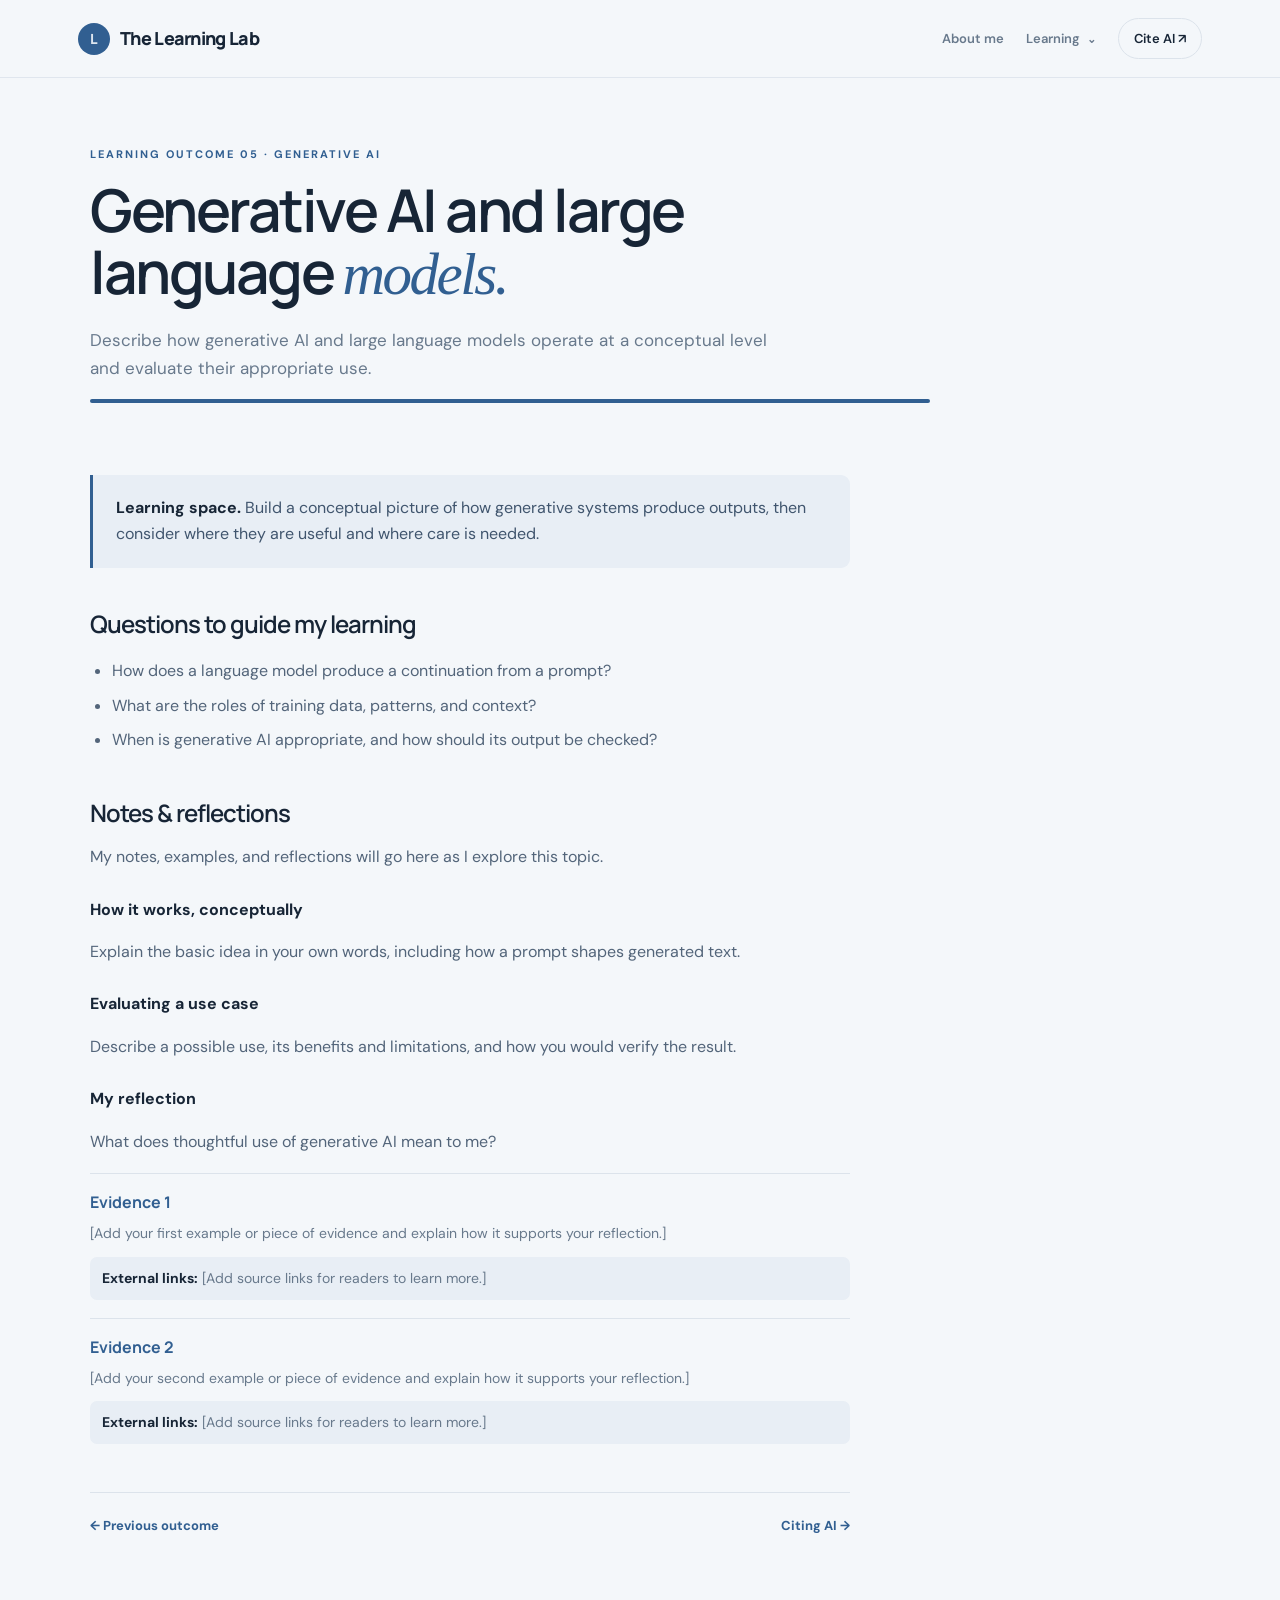
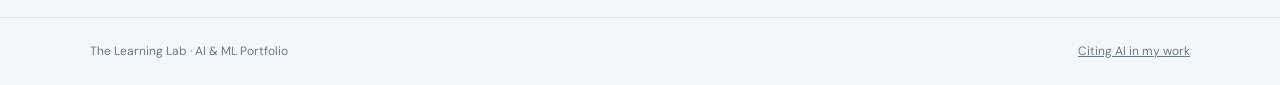
<file: outcome-5.html>
<!doctype html><html lang="en"><head><meta charset="utf-8"><meta name="viewport" content="width=device-width,initial-scale=1"><title>Outcome 05 · The Learning Lab</title><link rel="stylesheet" href="styles.css"></head><body><header><nav class="nav"><a class="brand" href="index.html"><span class="brand-mark">L</span> The Learning Lab</a><div class="links"><a href="index.html">About me</a><details class="nav-dropdown"><summary>Learning <span aria-hidden="true">⌄</span></summary><div class="dropdown-menu"><a href="outcome-1.html">01 · AI &amp; ML history</a><a href="outcome-2.html">02 · Ethics &amp; society</a><a href="outcome-3.html">03 · Search &amp; adversarial reasoning</a><a href="outcome-4.html">04 · Machine learning approaches</a><a aria-current="page" href="outcome-5.html">05 · Generative AI &amp; language models</a></div></details><a href="cite-ai.html" class="cite-link">Cite AI ↗</a></div></nav></header><main class="wrap"><section class="page-head"><div class="eyebrow">Learning outcome 05 · Generative AI</div><h1>Generative AI and large language <em>models.</em></h1><p>Describe how generative AI and large language models operate at a conceptual level and evaluate their appropriate use.</p><div class="progress"><span style="width:100%"></span></div></section><article class="content"><div class="callout"><strong>Learning space.</strong> Build a conceptual picture of how generative systems produce outputs, then consider where they are useful and where care is needed.</div><h2>Questions to guide my learning</h2><ul><li>How does a language model produce a continuation from a prompt?</li><li>What are the roles of training data, patterns, and context?</li><li>When is generative AI appropriate, and how should its output be checked?</li></ul><h2>Notes &amp; reflections</h2><p>My notes, examples, and reflections will go here as I explore this topic.</p><h3>How it works, conceptually</h3><p>Explain the basic idea in your own words, including how a prompt shapes generated text.</p><h3>Evaluating a use case</h3><p>Describe a possible use, its benefits and limitations, and how you would verify the result.</p><h3>My reflection</h3><p>What does thoughtful use of generative AI mean to me?</p><div class="evidence-item"><h3>Evidence 1</h3><p>[Add your first example or piece of evidence and explain how it supports your reflection.]</p><p class="evidence-links"><strong>External links:</strong> [Add source links for readers to learn more.]</p></div>
<div class="evidence-item"><h3>Evidence 2</h3><p>[Add your second example or piece of evidence and explain how it supports your reflection.]</p><p class="evidence-links"><strong>External links:</strong> [Add source links for readers to learn more.]</p></div><div class="page-nav"><a href="outcome-4.html">← Previous outcome</a><a href="cite-ai.html">Citing AI →</a></div></article></main><footer><div class="wrap footer-inner"><span>The Learning Lab · AI &amp; ML Portfolio</span><a href="cite-ai.html">Citing AI in my work</a></div></footer></body></html>
</file>
<file: styles.css>
@import url('https://fonts.googleapis.com/css2?family=DM+Sans:wght@400;500;600;700&family=Manrope:wght@400;500;600;700;800&display=swap');
:root{--ink:#172536;--muted:#68798c;--paper:#f4f7fa;--white:#fff;--green:#315f91;--lime:#dce5ee;--line:#dce3eb;--orange:#718ba8;--serif:Georgia,'Times New Roman',serif;--sans:'DM Sans',sans-serif;--display:'Manrope',sans-serif}*{box-sizing:border-box}html{scroll-behavior:smooth}body{margin:0;background:var(--paper);color:var(--ink);font-family:var(--sans);font-size:16px;line-height:1.65}a{color:inherit}header{background:var(--paper);position:sticky;top:0;z-index:5;border-bottom:1px solid #e0e6ee}.nav{max-width:1180px;margin:auto;padding:18px 28px;display:flex;align-items:center;justify-content:space-between;gap:24px}.brand{text-decoration:none;font-family:var(--display);font-weight:800;font-size:18px;letter-spacing:-.7px;display:flex;align-items:center;gap:10px}.brand-mark{width:32px;height:32px;display:grid;place-items:center;background:var(--green);color:var(--lime);border-radius:50%;font-size:14px}.links{display:flex;gap:22px;align-items:center;flex-wrap:wrap}.links a{text-decoration:none;color:var(--muted);font-size:13px;font-weight:600;transition:color .2s}.links a:hover,.links a[aria-current=page]{color:var(--green)}.links .cite-link{padding:9px 15px;border:1px solid var(--line);border-radius:99px;color:var(--ink)}.wrap{width:min(1100px,calc(100% - 48px));margin:auto}.hero{padding:76px 0 65px;display:grid;grid-template-columns:1.2fr .8fr;gap:70px;align-items:center}.eyebrow{font-size:11px;letter-spacing:2px;text-transform:uppercase;color:var(--green);font-weight:700}.hero h1,.page-head h1{font-family:var(--display);font-size:clamp(40px,6vw,70px);line-height:1.06;letter-spacing:-3.5px;margin:15px 0 20px;font-weight:600}.hero h1 em,.page-head h1 em{font-family:var(--serif);font-weight:400;color:var(--green)}.hero p,.page-head p{font-size:17px;color:var(--muted);max-width:560px}.hero-visual{height:355px;background:var(--green);border-radius:180px 180px 14px 14px;position:relative;display:grid;place-items:center;overflow:hidden}.hero-visual:before,.hero-visual:after{content:'';position:absolute;border:1px solid rgba(220,229,238,.35);border-radius:50%;width:260px;height:260px}.hero-visual:after{width:340px;height:340px}.orb{width:170px;height:170px;background:var(--lime);border-radius:50%;display:grid;place-items:center;font:72px var(--serif);color:var(--green);box-shadow:0 0 90px rgba(220,229,238,.28);z-index:1}.orbit-note{position:absolute;z-index:2;color:#edf3f8;font-size:12px;letter-spacing:1px;top:26px;left:30px}.visual-caption{position:absolute;bottom:22px;right:24px;color:#d5e0eb;font-size:12px}.section{padding:60px 0}.section-head{display:flex;justify-content:space-between;align-items:end;margin-bottom:28px;gap:20px}.section-head h2,.content h2{font-family:var(--display);letter-spacing:-1px;font-size:30px;font-weight:600;line-height:1.2;margin:8px 0}.section-head p{color:var(--muted);max-width:400px;margin:0;font-size:14px}.card-grid{display:grid;grid-template-columns:repeat(3,1fr);gap:14px}.card{background:var(--white);border:1px solid var(--line);border-radius:12px;padding:22px;text-decoration:none;display:flex;flex-direction:column;min-height:196px;transition:transform .2s,border-color .2s}.card:hover{transform:translateY(-3px);border-color:#a6bbd3}.card-num{font-size:11px;color:var(--green);letter-spacing:1.3px;font-weight:700}.card h3{font-family:var(--display);font-size:17px;line-height:1.4;letter-spacing:-.35px;margin:15px 0 12px;font-weight:600}.card-arrow{margin-top:auto;align-self:flex-end;color:var(--green);font-size:20px}.about-band{background:#e8edf3;padding:55px 0}.about-band p{max-width:700px;color:var(--muted);margin:0}.page-head{padding:67px 0 45px;max-width:840px}.page-head h1{font-size:clamp(38px,5vw,59px);letter-spacing:-2.5px}.page-head p{max-width:690px}.content{max-width:760px;padding:0 0 80px}.content h2{font-size:24px;margin-top:42px}.content h3{font-size:16px;margin:26px 0 8px}.content p,.content li{color:#53657a}.content ul{padding-left:22px}.content li{padding:4px 0}.callout{background:#e8eef5;border-left:3px solid var(--green);padding:20px 23px;border-radius:0 9px 9px 0;margin:27px 0;color:#40556e}.callout strong{color:var(--ink)}.tag-row{display:flex;gap:8px;flex-wrap:wrap;margin-top:21px}.tag{border:1px solid var(--line);border-radius:99px;padding:6px 11px;font-size:12px;color:var(--muted)}.progress{height:4px;background:var(--line);margin-top:14px;border-radius:8px;overflow:hidden}.progress span{display:block;background:var(--green);height:100%}.page-nav{display:flex;justify-content:space-between;gap:20px;border-top:1px solid var(--line);padding-top:22px;margin-top:48px}.page-nav a{text-decoration:none;color:var(--green);font-size:13px;font-weight:700}footer{border-top:1px solid var(--line);padding:24px 0;color:var(--muted);font-size:12px}.footer-inner{display:flex;justify-content:space-between;gap:20px;flex-wrap:wrap}.citation{background:white;border:1px solid var(--line);padding:24px;border-radius:10px;margin:16px 0}.citation p{margin:0 0 10px}.citation code{font-family:var(--sans);font-size:14px;white-space:normal;color:#455b73}.small{font-size:13px;color:var(--muted)}@media(max-width:760px){.nav{align-items:flex-start;flex-direction:column;gap:13px}.links{gap:13px}.links a{font-size:12px}.hero{grid-template-columns:1fr;gap:35px;padding-top:49px}.hero-visual{height:290px}.card-grid{grid-template-columns:1fr 1fr}.section-head{align-items:flex-start;flex-direction:column}.page-head{padding-top:48px}}@media(max-width:480px){.wrap{width:calc(100% - 34px)}.card-grid{grid-template-columns:1fr}.card{min-height:155px}.hero h1{letter-spacing:-2px}.page-head h1{letter-spacing:-1.8px}.links{gap:10px}.links .cite-link{padding:5px 10px}}

.nav-dropdown{position:relative}.nav-dropdown summary{list-style:none;cursor:pointer;color:var(--muted);font-size:13px;font-weight:600;transition:color .2s;outline:none}.nav-dropdown summary::-webkit-details-marker{display:none}.nav-dropdown summary:hover,.nav-dropdown[open] summary{color:var(--green)}.nav-dropdown summary span{margin-left:4px;font-size:11px}.nav-dropdown summary:focus-visible{outline:2px solid var(--green);outline-offset:5px;border-radius:2px}.dropdown-menu{position:absolute;right:0;top:calc(100% + 15px);width:290px;padding:7px;background:var(--white);border:1px solid var(--line);border-radius:12px;box-shadow:0 12px 30px rgba(23,37,54,.14);z-index:10}.links .dropdown-menu a{display:block;padding:10px 12px;border-radius:7px;color:var(--muted);font-size:13px;line-height:1.4}.links .dropdown-menu a:hover,.links .dropdown-menu a[aria-current=page]{background:#e8eef5;color:var(--green)}@media(max-width:760px){.dropdown-menu{left:0;right:auto;top:calc(100% + 9px);width:min(290px,calc(100vw - 40px))}}
.evidence-item{border-top:1px solid var(--line);padding-top:15px;margin-top:18px}.evidence-item h3{margin:0 0 7px;color:var(--green);font-family:var(--display);font-size:16px}.evidence-item p{margin:6px 0;color:var(--muted);font-size:14px}.evidence-item .evidence-links{margin-top:11px;padding:10px 12px;background:#e8eef5;border-radius:7px}.evidence-item .evidence-links strong{color:var(--ink)}
</file>
